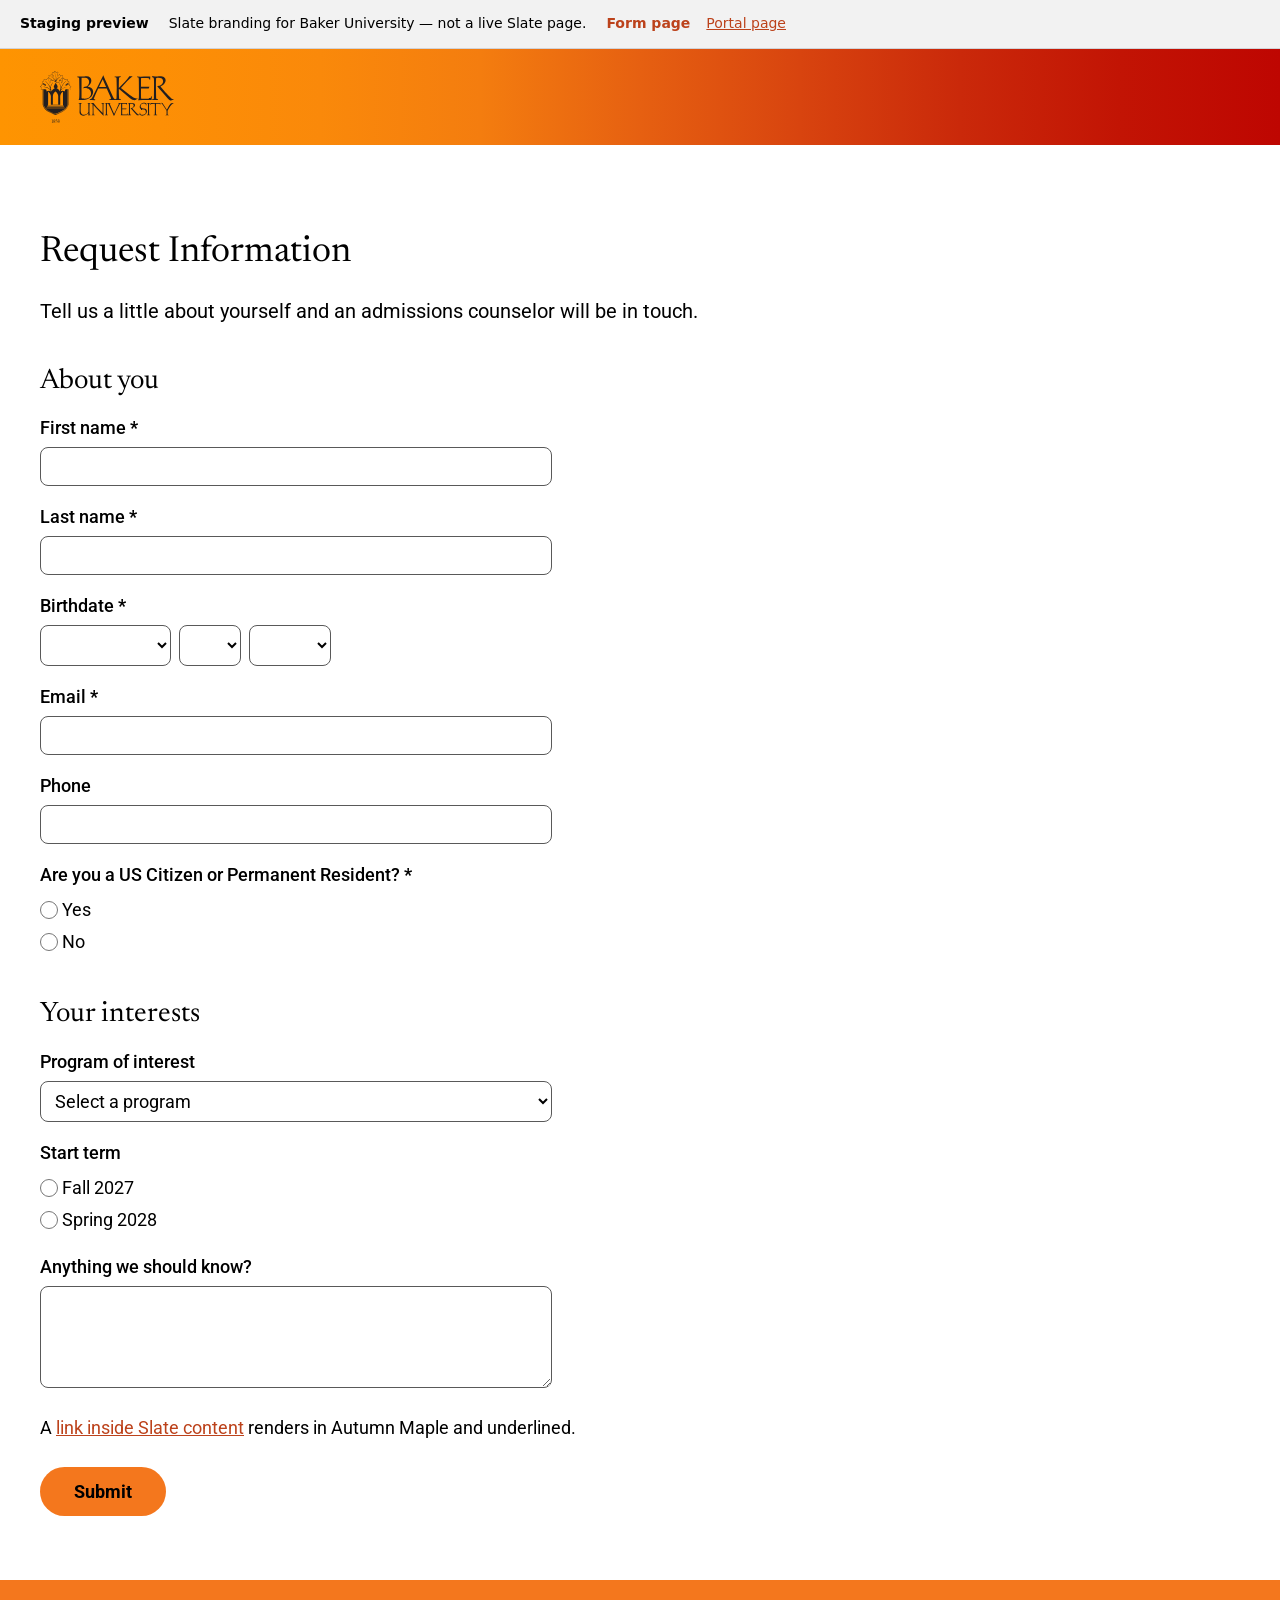
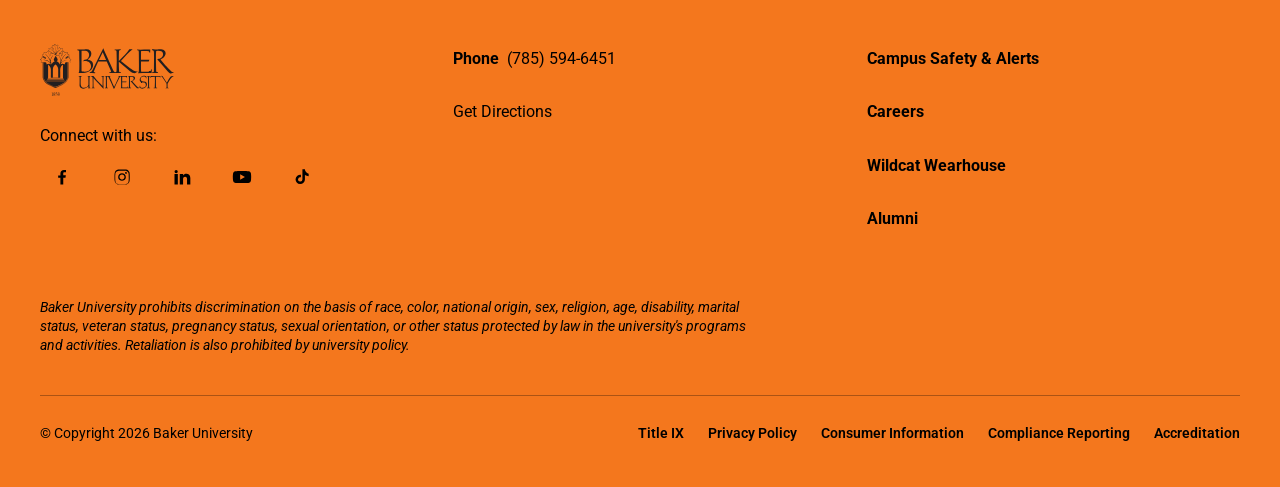
<file: index.html>
<!doctype html>
<html lang="en">
<head>
    <meta charset="utf-8">
    <meta name="viewport" content="width=device-width, initial-scale=1">

    <title>Request Information | Baker University</title>
    <meta name="description" content="Staging preview of Baker University's Slate branding — form page.">
    <meta name="robots" content="noindex,nofollow">

    <!-- Same families and weights requested in shared/build.xslt. -->
    <link rel="preconnect" href="https://fonts.googleapis.com">
    <link rel="preconnect" href="https://fonts.gstatic.com" crossorigin>
    <link rel="stylesheet" href="https://fonts.googleapis.com/css2?family=Newsreader:ital,opsz,wght@0,6..72,300;0,6..72,400;0,6..72,500;0,6..72,600;1,6..72,300;1,6..72,400&family=Roboto:wght@300;400;500;700&display=swap">

    <!-- The SAME stylesheet that ships to Slate, not a staging copy of it. -->
    <link rel="stylesheet" href="shared/build.css">

    <style>
        .preview-bar {
            font: 500 14px/1.4 system-ui, -apple-system, "Segoe UI", sans-serif;
            background: #F2F2F2;
            color: #000000;
            padding: 10px 20px;
            display: flex;
            flex-wrap: wrap;
            gap: 8px 20px;
            align-items: center;
            border-bottom: 1px solid rgba(23, 31, 61, 0.15);
        }
        .preview-bar strong { font-weight: 700; }
        .preview-bar nav { display: flex; flex-wrap: wrap; gap: 8px 16px; align-items: center; }
        .preview-bar__group { font-weight: 700; }
        .preview-bar a { color: #BC421B; padding: 4px 0; }
        .preview-bar a[aria-current] { text-decoration: none; font-weight: 700; }
        @media print { .preview-bar { display: none; } }
    </style>
</head>
<body>

    <!-- GENERATED by tools/make-staging.py — edit shared/build.xslt or
         tools/demo/demo-form.html, then re-run the script. -->

    <a class="skip-link" href="#main-content">Skip to main content</a>

    <div class="preview-bar">
        <strong>Staging preview</strong>
        <span>Slate branding for Baker University &mdash; not a live Slate page.</span>
        <nav aria-label="Preview pages">
                <a href="index.html" aria-current="page">Form page</a>
                <a href="portal.html">Portal page</a>
        </nav>
    </div>

<header class="site-header" role="banner">
      <div class="site-header__inner">
        <a class="site-header__brand" href="https://www.bakeru.edu/" aria-label="Baker University home">
          <img class="site-header__logo" src="images/logo-baker-onecolor-black.svg" alt="Baker University" width="134" height="52" />
        </a>
      </div>
    </header>

    <main id="main-content" class="slate-form-area" role="main">
        <div class="slate-form-area__inner">
            <div id="global"></div>
            <div id="content">

            <!-- DEMO CONTENT — staging only, never shipped. Reproduces the markup Slate
                 renders for a form so the client reviews something realistic and the Slate
                 UI overrides in build.css can be checked before deploy.

                 Multi-control questions (birthdate, radio groups) follow Slate's own
                 rendering: the .form_question div wraps a <fieldset> whose <legend> is the
                 question label, with the controls in .form_responses. Slate does not use
                 fieldsets as section wrappers, so the sections here are plain headings. -->

            <div class="slate-form-area__heading">
                <h1>Request Information</h1>
                <p class="slate-form-area__lede">Tell us a little about yourself and an admissions counselor will be in touch.</p>
            </div>

            <form class="default" action="#" onsubmit="return false;">
                <h2>About you</h2>
                <div class="form_question form_text">
                    <label for="d_first">First name <span class="required">*</span></label>
                    <input type="text" id="d_first" name="first" size="30">
                </div>
                <div class="form_question form_text">
                    <label for="d_last">Last name <span class="required">*</span></label>
                    <input type="text" id="d_last" name="last" size="30">
                </div>
                <div class="form_question form_birthdate form_layout_stacked" data-type="birthdate">
                    <fieldset>
                        <legend class="form_label">Birthdate <span class="required">*</span></legend>
                        <div class="form_responses">
                            <select name="d_bday_m" aria-label="Month" autocomplete="bday-month" required>
                                <option value=""></option>
                                <option value="01">January</option>
                                <option value="02">February</option>
                                <option value="03">March</option>
                                <option value="04">April</option>
                                <option value="05">May</option>
                                <option value="06">June</option>
                                <option value="07">July</option>
                                <option value="08">August</option>
                                <option value="09">September</option>
                                <option value="10">October</option>
                                <option value="11">November</option>
                                <option value="12">December</option>
                            </select>
                            <select name="d_bday_d" aria-label="Day" autocomplete="bday-day" required>
                                <option value=""></option>
                                <option>01</option><option>02</option><option>03</option><option>04</option>
                                <option>05</option><option>06</option><option>07</option><option>08</option>
                                <option>09</option><option>10</option><option>11</option><option>12</option>
                                <option>13</option><option>14</option><option>15</option><option>16</option>
                                <option>17</option><option>18</option><option>19</option><option>20</option>
                                <option>21</option><option>22</option><option>23</option><option>24</option>
                                <option>25</option><option>26</option><option>27</option><option>28</option>
                                <option>29</option><option>30</option><option>31</option>
                            </select>
                            <select name="d_bday_y" aria-label="Year" autocomplete="bday-year" required>
                                <option value=""></option>
                                <option>2012</option><option>2011</option><option>2010</option>
                                <option>2009</option><option>2008</option><option>2007</option>
                                <option>2006</option><option>2005</option><option>2004</option>
                            </select>
                        </div>
                    </fieldset>
                </div>
                <div class="form_question form_email">
                    <label for="d_email">Email <span class="required">*</span></label>
                    <input type="email" id="d_email" name="email" size="30">
                </div>
                <div class="form_question form_phone">
                    <label for="d_phone">Phone</label>
                    <input type="tel" id="d_phone" name="phone" size="20">
                </div>
                <div class="form_question form_radio form_layout_stacked" data-type="radio">
                    <fieldset>
                        <legend class="form_label">Are you a US Citizen or Permanent Resident? <span class="required">*</span></legend>
                        <div class="form_responses">
                            <ul class="cr">
                                <li class="cr"><input type="radio" id="d_cit1" name="citizen" value="1" required> <label class="inline" for="d_cit1">Yes</label></li>
                                <li class="cr"><input type="radio" id="d_cit2" name="citizen" value="0"> <label class="inline" for="d_cit2">No</label></li>
                            </ul>
                        </div>
                    </fieldset>
                </div>

                <h2>Your interests</h2>
                <div class="form_question form_select">
                    <label for="d_program">Program of interest</label>
                    <select id="d_program" name="program">
                        <option>Select a program</option>
                        <option>Business</option>
                        <option>Computer Science &amp; Technology</option>
                        <option>Education</option>
                        <option>Nursing</option>
                    </select>
                </div>
                <div class="form_question form_radio form_layout_stacked" data-type="radio">
                    <fieldset>
                        <legend class="form_label">Start term</legend>
                        <div class="form_responses">
                            <ul class="cr">
                                <li class="cr"><input type="radio" id="d_t1" name="term"> <label class="inline" for="d_t1">Fall 2027</label></li>
                                <li class="cr"><input type="radio" id="d_t2" name="term"> <label class="inline" for="d_t2">Spring 2028</label></li>
                            </ul>
                        </div>
                    </fieldset>
                </div>
                <div class="form_question form_textarea">
                    <label for="d_notes">Anything we should know?</label>
                    <textarea id="d_notes" name="notes" rows="4" cols="40"></textarea>
                </div>
                <p>A <a href="#">link inside Slate content</a> renders in Autumn Maple and underlined.</p>
                <button class="default" type="button">Submit</button>
            </form>

            </div>
        </div>
    </main>

<footer class="site-footer" id="fsFooter" role="contentinfo">
      <div class="site-footer__inner">

        <div class="site-footer__top">

          <div class="site-footer__brand-col">
            <a class="site-footer__brand" href="https://www.bakeru.edu/" aria-label="Baker University home">
              <img class="site-footer__logo" src="images/logo-baker-onecolor-black.svg" alt="Baker University" width="134" height="52" />
            </a>
            <p class="site-footer__social-label">Connect with us:</p>
            <nav class="site-footer__social" aria-label="Social media">
              <ul>
                <li>
                  <a href="https://www.facebook.com/BakerUniversity/" target="_blank" rel="noopener" aria-label="Baker University on Facebook (opens in a new window)">
                    <svg viewBox="0 0 24 24" aria-hidden="true" focusable="false" width="20" height="20" xmlns="http://www.w3.org/2000/svg"><path fill="currentColor" d="M13.5 21v-8h2.7l.4-3.1h-3.1V7.9c0-.9.3-1.5 1.6-1.5h1.7V3.6c-.3 0-1.3-.1-2.5-.1-2.5 0-4.2 1.5-4.2 4.3v2.4H7.4V13h2.7v8h3.4z" /></svg>
                  </a>
                </li>
                <li>
                  <a href="https://www.instagram.com/bakeruniversity/" target="_blank" rel="noopener" aria-label="Baker University on Instagram (opens in a new window)">
                    <svg viewBox="0 0 24 24" aria-hidden="true" focusable="false" width="20" height="20" xmlns="http://www.w3.org/2000/svg"><path fill="currentColor" d="M12 4.5c2.4 0 2.7 0 3.7.1 1 0 1.5.2 1.9.4.5.2.8.4 1.2.8.4.4.6.7.8 1.2.2.4.3.9.4 1.9 0 1 .1 1.3.1 3.7s0 2.7-.1 3.7c0 1-.2 1.5-.4 1.9-.2.5-.4.8-.8 1.2-.4.4-.7.6-1.2.8-.4.2-.9.3-1.9.4-1 0-1.3.1-3.7.1s-2.7 0-3.7-.1c-1 0-1.5-.2-1.9-.4-.5-.2-.8-.4-1.2-.8-.4-.4-.6-.7-.8-1.2-.2-.4-.3-.9-.4-1.9 0-1-.1-1.3-.1-3.7s0-2.7.1-3.7c0-1 .2-1.5.4-1.9.2-.5.4-.8.8-1.2.4-.4.7-.6 1.2-.8.4-.2.9-.3 1.9-.4 1 0 1.3-.1 3.7-.1M12 3c-2.4 0-2.8 0-3.7.1-1 0-1.6.2-2.2.4-.6.2-1.2.6-1.7 1.1S3.7 5.7 3.5 6.3c-.2.6-.4 1.2-.4 2.2C3 9.4 3 9.7 3 12s0 2.6.1 3.6c0 1 .2 1.6.4 2.2.2.6.6 1.2 1.1 1.7s1 .9 1.7 1.1c.6.2 1.2.4 2.2.4 1 .1 1.3.1 3.6.1s2.7 0 3.7-.1c1 0 1.6-.2 2.2-.4.6-.2 1.2-.6 1.7-1.1s.9-1 1.1-1.7c.2-.6.4-1.2.4-2.2 0-1 .1-1.3.1-3.6s0-2.6-.1-3.7c0-1-.2-1.6-.4-2.2-.2-.6-.6-1.2-1.1-1.7s-1-.9-1.7-1.1c-.6-.2-1.2-.4-2.2-.4C14.6 3 14.3 3 12 3zm0 4.4c-2.5 0-4.6 2-4.6 4.6s2 4.6 4.6 4.6 4.6-2 4.6-4.6-2.1-4.6-4.6-4.6zm0 7.6c-1.7 0-3-1.3-3-3s1.3-3 3-3 3 1.3 3 3-1.3 3-3 3zm4.8-8.9c-.6 0-1.1.5-1.1 1.1s.5 1.1 1.1 1.1 1.1-.5 1.1-1.1c-.1-.6-.5-1.1-1.1-1.1z" /></svg>
                  </a>
                </li>
                <li>
                  <a href="https://www.linkedin.com/school/baker-university/" target="_blank" rel="noopener" aria-label="Baker University on LinkedIn (opens in a new window)">
                    <svg viewBox="0 0 24 24" aria-hidden="true" focusable="false" width="20" height="20" xmlns="http://www.w3.org/2000/svg"><path fill="currentColor" d="M6.94 5.5a1.94 1.94 0 1 1-3.88 0 1.94 1.94 0 0 1 3.88 0zM7 8.48H3V21h4V8.48zm6.32 0H9.34V21h3.94v-6.57c0-3.66 4.77-4 4.77 0V21H22v-7.93c0-6.17-7.06-5.94-8.72-2.91l.04-1.68z" /></svg>
                  </a>
                </li>
                <li>
                  <a href="https://www.youtube.com/channel/UChKbAy2Vp01oiNcTcpHyY4g" target="_blank" rel="noopener" aria-label="Baker University on YouTube (opens in a new window)">
                    <svg viewBox="0 0 24 24" aria-hidden="true" focusable="false" width="20" height="20" xmlns="http://www.w3.org/2000/svg"><path fill="currentColor" d="M23 12s0-3.2-.4-4.7a3 3 0 0 0-2.1-2.1C18.9 4.7 12 4.7 12 4.7s-6.9 0-8.5.5a3 3 0 0 0-2.1 2.1C1 8.8 1 12 1 12s0 3.2.4 4.7a3 3 0 0 0 2.1 2.1c1.6.5 8.5.5 8.5.5s6.9 0 8.5-.5a3 3 0 0 0 2.1-2.1c.4-1.5.4-4.7.4-4.7zM9.8 15.2V8.8l5.7 3.2-5.7 3.2z" /></svg>
                  </a>
                </li>
                <li>
                  <a href="https://www.tiktok.com/@bakeruniversity" target="_blank" rel="noopener" aria-label="Baker University on TikTok (opens in a new window)">
                    <svg viewBox="0 0 24 24" aria-hidden="true" focusable="false" width="20" height="20" xmlns="http://www.w3.org/2000/svg"><path fill="currentColor" d="M16.6 5.8a4.8 4.8 0 0 1-1.1-3.1h-3v12.2a2.6 2.6 0 1 1-1.8-2.5v-3a5.6 5.6 0 1 0 4.8 5.5V9.6a7.8 7.8 0 0 0 4.5 1.4V8a4.8 4.8 0 0 1-3.4-2.2z" /></svg>
                  </a>
                </li>
              </ul>
            </nav>
          </div>

          <section class="site-footer__contact" aria-label="Contact information">
            <ul>
              <li>
                <span class="site-footer__contact-label">Phone</span>
                <a href="tel:+17855946451">(785) 594-6451</a>
              </li>
              <li>
                <a href="https://maps.app.goo.gl/aQkYZK3bDLcsYEPbA" target="_blank" rel="noopener">Get Directions<span class="visually-hidden"> (opens in a new window)</span></a>
              </li>
            </ul>
          </section>

          <nav class="site-footer__utility" aria-label="Footer navigation">
            <ul>
              <li><a href="https://www.bakeru.edu/campus-safety">Campus Safety &amp; Alerts</a></li>
              <li><a href="https://www.bakeru.edu/about-baker/careers-baker">Careers</a></li>
              <li><a href="https://wildcatwearhouse.myshopify.com/" target="_blank" rel="noopener">Wildcat Wearhouse<span class="visually-hidden"> (opens in a new window)</span></a></li>
              <li><a href="https://www.bakeru.edu/alumni">Alumni</a></li>
            </ul>
          </nav>

        </div>

        <p class="site-footer__statement">Baker University prohibits discrimination on the basis of race, color, national origin, sex, religion, age, disability, marital status, veteran status, pregnancy status, sexual orientation, or other status protected by law in the university's programs and activities. Retaliation is also prohibited by university policy.</p>

        <div class="site-footer__bottom">
          <p class="site-footer__copyright">&#169; Copyright 2026 Baker University</p>
          <nav class="site-footer__legal" aria-label="Legal">
            <ul>
              <li><a href="https://www.bakeru.edu/policies-procedures/title-ix">Title IX</a></li>
              <li><a href="https://www.bakeru.edu/policies-procedures/privacy-policy">Privacy Policy</a></li>
              <li><a href="https://www.bakeru.edu/consumer-information">Consumer Information</a></li>
              <li><a href="https://www.bakeru.edu/policies-procedures/compliance-reporting">Compliance Reporting</a></li>
              <li><a href="https://www.bakeru.edu/about-baker/accreditations-standards">Accreditation</a></li>
            </ul>
          </nav>
        </div>

      </div>
    </footer>

</body>
</html>
</file>
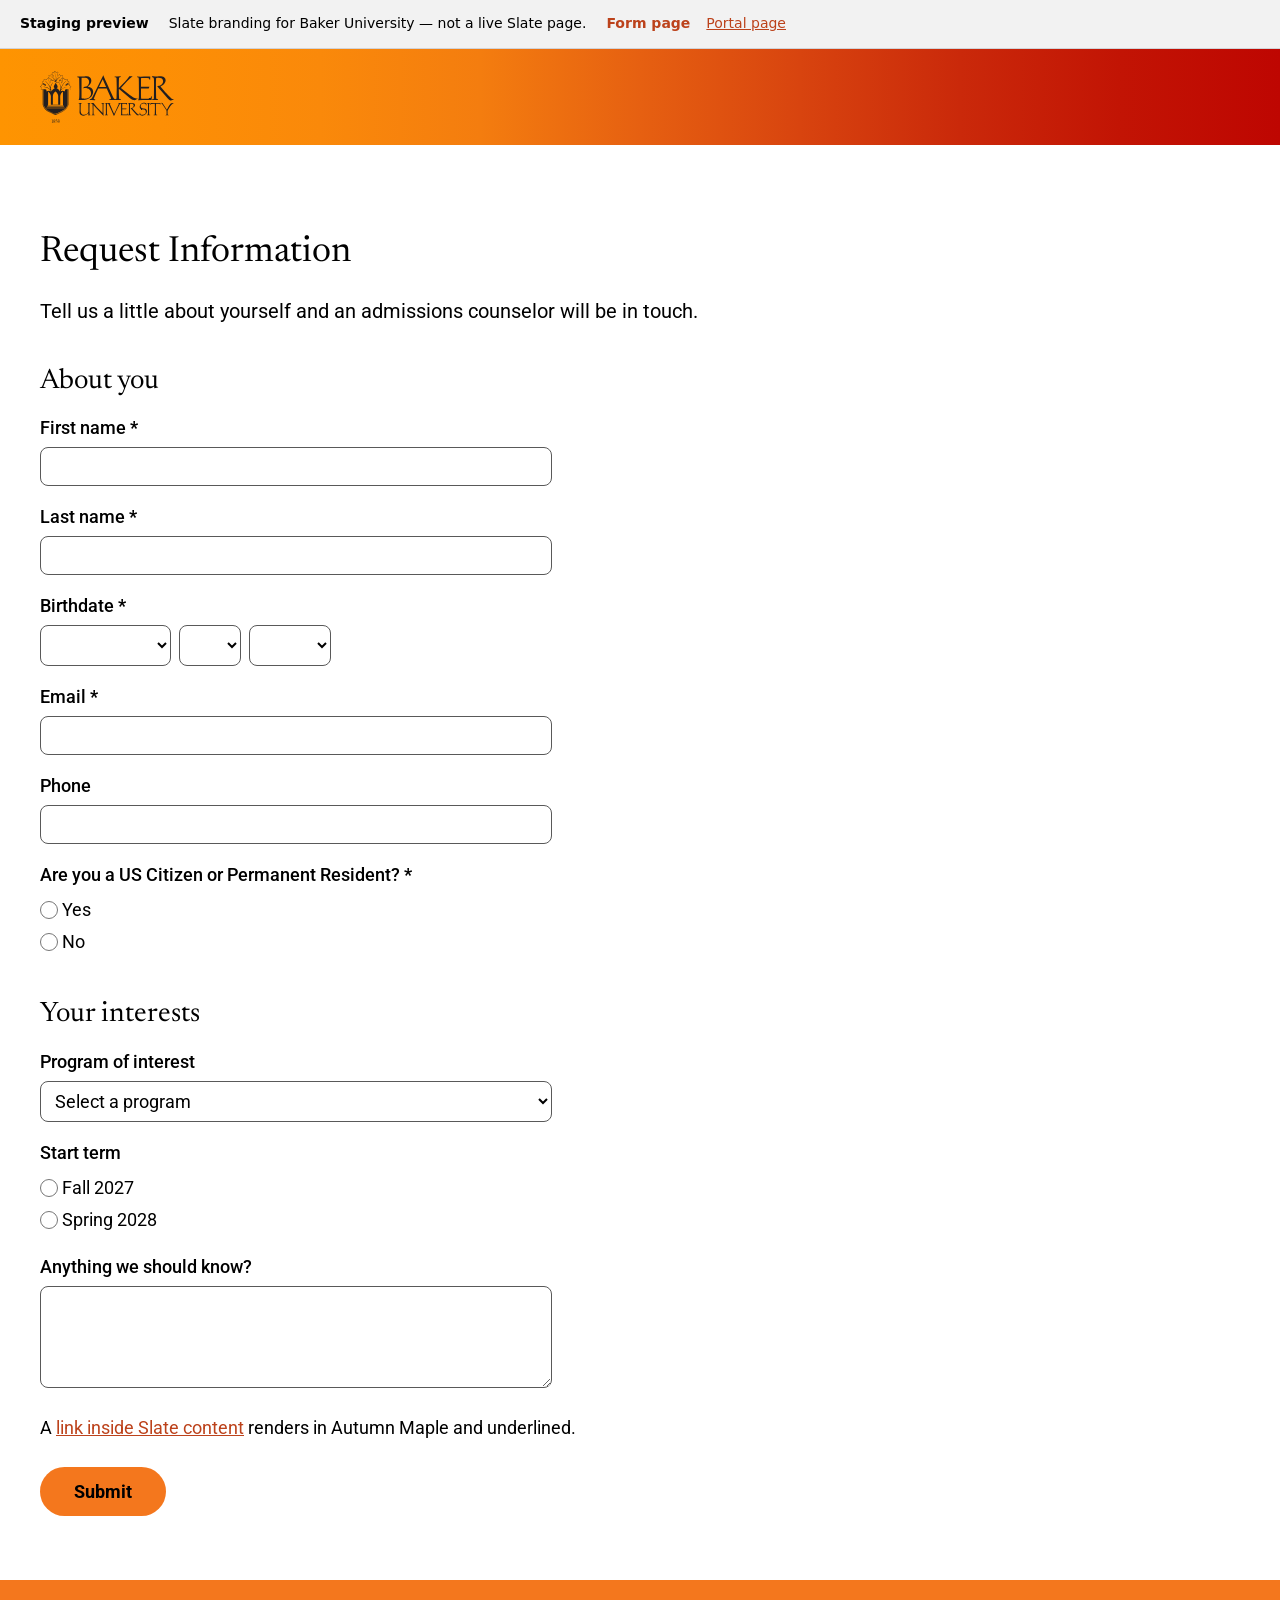
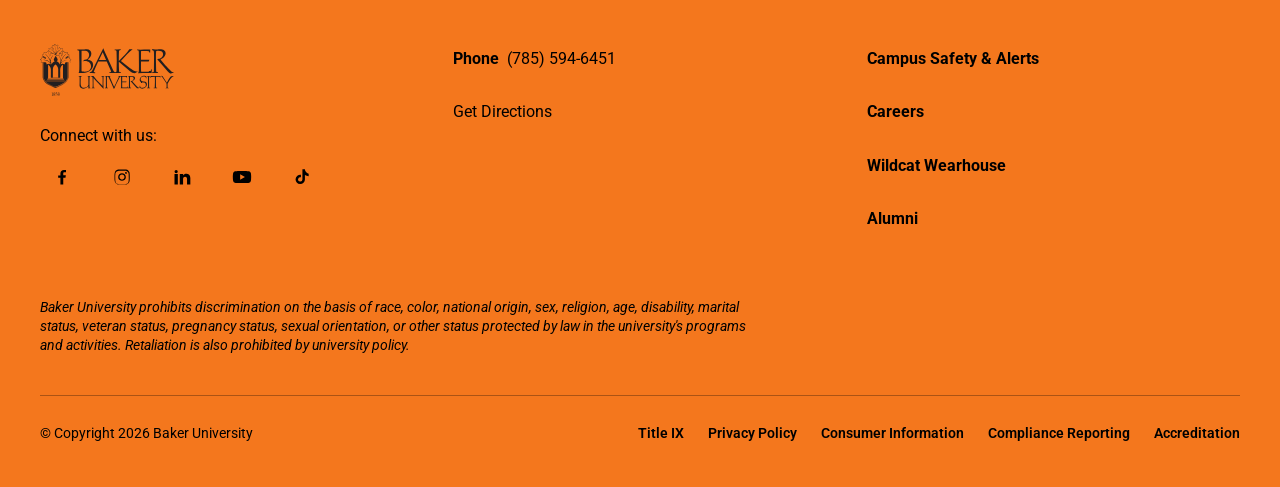
<file: index-gradient.html>
<!doctype html>
<html lang="en">
<head>
    <meta charset="utf-8">
    <meta name="robots" content="noindex,nofollow">
    <!-- GENERATED by tools/make-staging.py. This review option was retired; the approved design is the default. -->
    <meta http-equiv="refresh" content="0; url=index.html">
    <link rel="canonical" href="index.html">
    <title>Moved | Baker University</title>
</head>
<body>
    <p>This preview has moved to <a href="index.html">index.html</a>.</p>
</body>
</html>
</file>
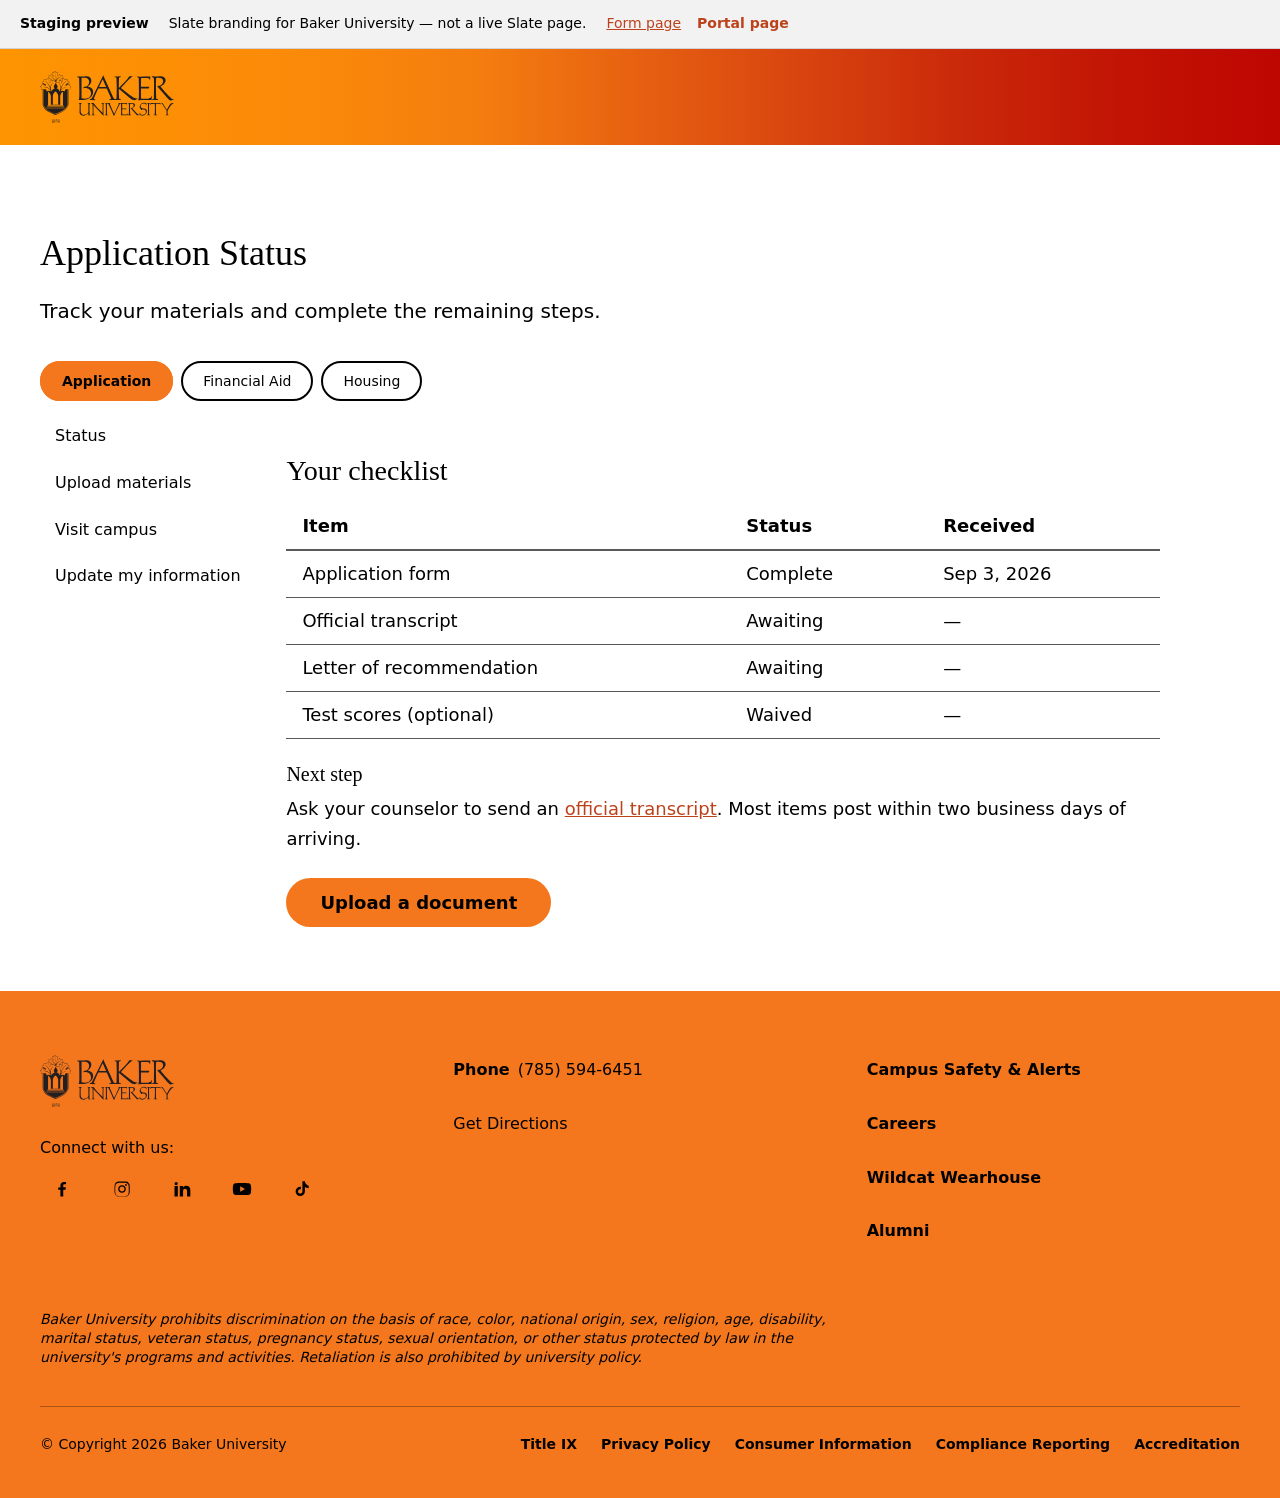
<file: portal-gradient.html>
<!doctype html>
<html lang="en">
<head>
    <meta charset="utf-8">
    <meta name="robots" content="noindex,nofollow">
    <!-- GENERATED by tools/make-staging.py. This review option was retired; the approved design is the default. -->
    <meta http-equiv="refresh" content="0; url=portal.html">
    <link rel="canonical" href="portal.html">
    <title>Moved | Baker University</title>
</head>
<body>
    <p>This preview has moved to <a href="portal.html">portal.html</a>.</p>
</body>
</html>
</file>
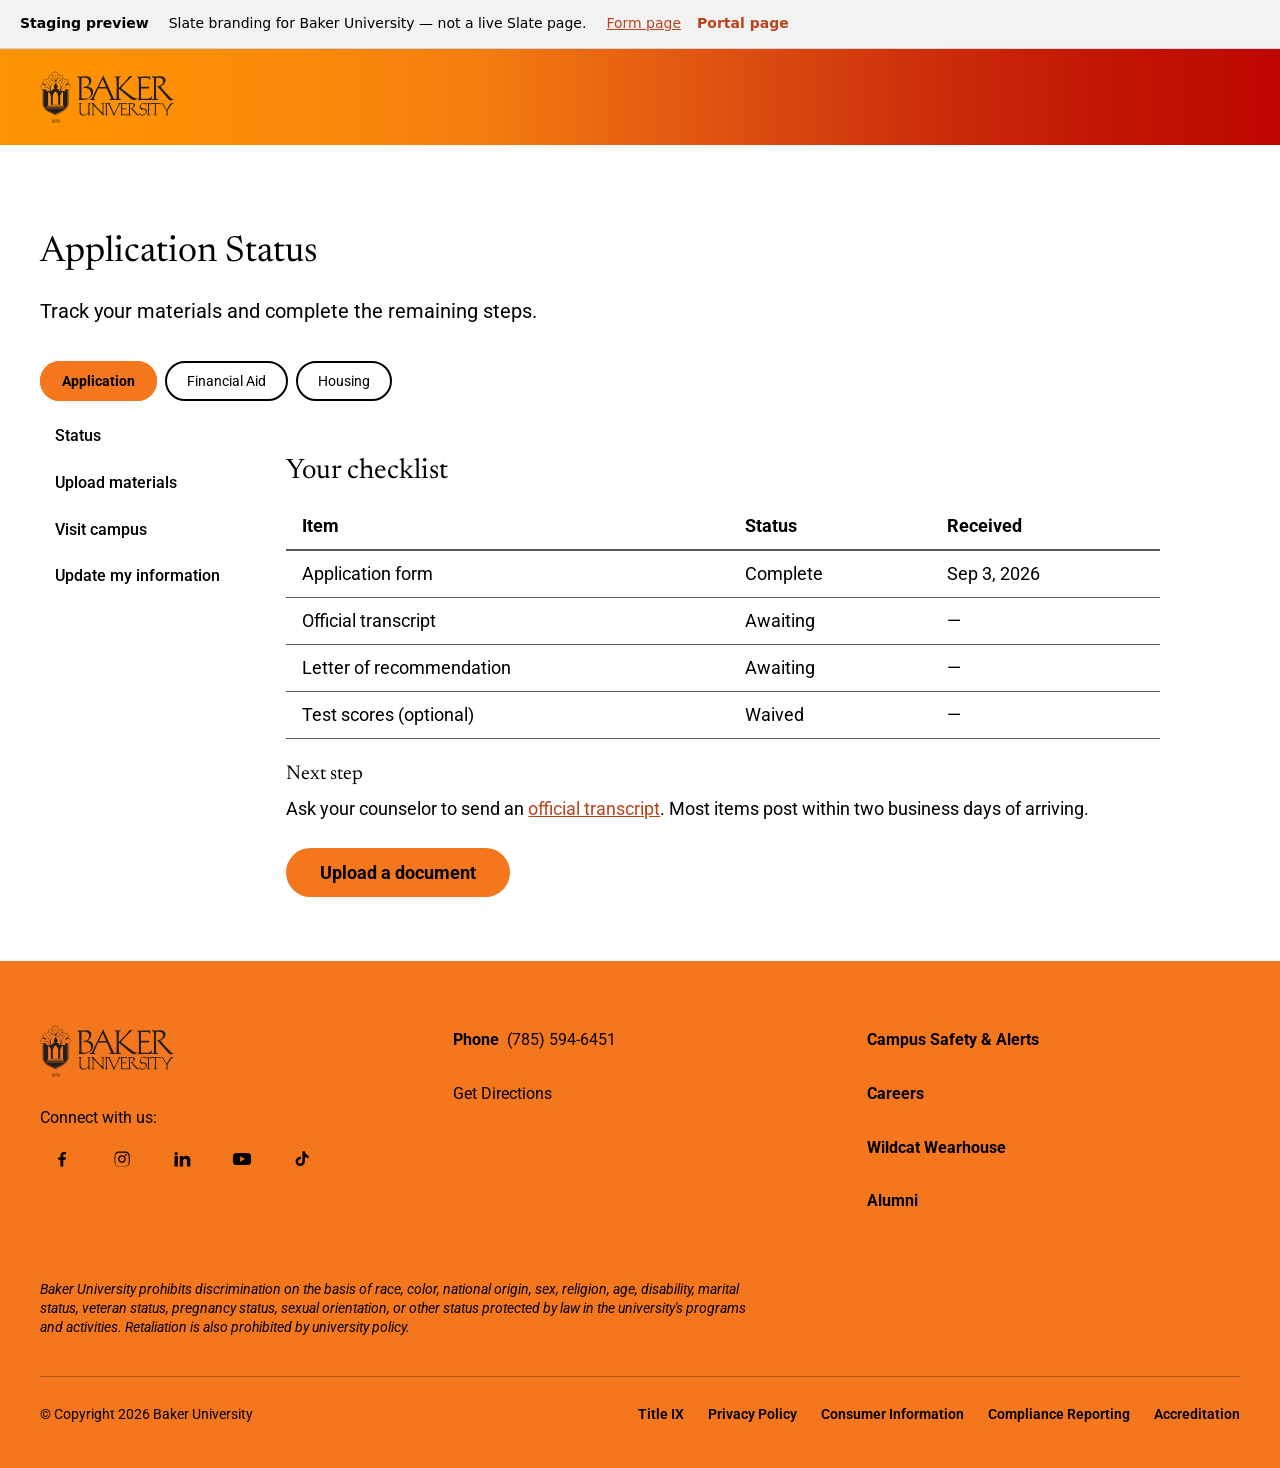
<file: portal.html>
<!doctype html>
<html lang="en">
<head>
    <meta charset="utf-8">
    <meta name="viewport" content="width=device-width, initial-scale=1">

    <title>Application Status | Baker University</title>
    <meta name="description" content="Staging preview of Baker University's Slate branding — portal page.">
    <meta name="robots" content="noindex,nofollow">

    <!-- Same families and weights requested in shared/build.xslt. -->
    <link rel="preconnect" href="https://fonts.googleapis.com">
    <link rel="preconnect" href="https://fonts.gstatic.com" crossorigin>
    <link rel="stylesheet" href="https://fonts.googleapis.com/css2?family=Newsreader:ital,opsz,wght@0,6..72,300;0,6..72,400;0,6..72,500;0,6..72,600;1,6..72,300;1,6..72,400&family=Roboto:wght@300;400;500;700&display=swap">

    <!-- The SAME stylesheet that ships to Slate, not a staging copy of it. -->
    <link rel="stylesheet" href="shared/build.css">

    <style>
        .preview-bar {
            font: 500 14px/1.4 system-ui, -apple-system, "Segoe UI", sans-serif;
            background: #F2F2F2;
            color: #000000;
            padding: 10px 20px;
            display: flex;
            flex-wrap: wrap;
            gap: 8px 20px;
            align-items: center;
            border-bottom: 1px solid rgba(23, 31, 61, 0.15);
        }
        .preview-bar strong { font-weight: 700; }
        .preview-bar nav { display: flex; flex-wrap: wrap; gap: 8px 16px; align-items: center; }
        .preview-bar__group { font-weight: 700; }
        .preview-bar a { color: #BC421B; padding: 4px 0; }
        .preview-bar a[aria-current] { text-decoration: none; font-weight: 700; }
        @media print { .preview-bar { display: none; } }
    </style>
</head>
<body>

    <!-- GENERATED by tools/make-staging.py — edit shared/build.xslt or
         tools/demo/demo-portal.html, then re-run the script. -->

    <a class="skip-link" href="#main-content">Skip to main content</a>

    <div class="preview-bar">
        <strong>Staging preview</strong>
        <span>Slate branding for Baker University &mdash; not a live Slate page.</span>
        <nav aria-label="Preview pages">
                <a href="index.html">Form page</a>
                <a href="portal.html" aria-current="page">Portal page</a>
        </nav>
    </div>

<header class="site-header" role="banner">
      <div class="site-header__inner">
        <a class="site-header__brand" href="https://www.bakeru.edu/" aria-label="Baker University home">
          <img class="site-header__logo" src="images/logo-baker-onecolor-black.svg" alt="Baker University" width="134" height="52" />
        </a>
      </div>
    </header>

    <main id="main-content" class="slate-form-area" role="main">
        <div class="slate-form-area__inner">
            <div id="global"></div>
            <div id="content">

            <!-- DEMO CONTENT — staging only, never shipped. Reproduces the markup Slate
                 renders for a checklist / portal page: subtabs, a fixed status table, and
                 the floated #side / #main pair. -->

            <div class="slate-form-area__heading">
                <h1>Application Status</h1>
                <p class="slate-form-area__lede">Track your materials and complete the remaining steps.</p>
            </div>

            <ul class="subtabs">
                <li class="selected"><a class="selected" href="#">Application</a></li>
                <li><a href="#">Financial Aid</a></li>
                <li><a href="#">Housing</a></li>
            </ul>

            <div id="side">
                <div id="menu">
                    <ul>
                        <li><a href="#">Status</a></li>
                        <li><a href="#">Upload materials</a></li>
                        <li><a href="#">Visit campus</a></li>
                        <li><a href="#">Update my information</a></li>
                    </ul>
                </div>
            </div>

            <div id="main">
                <h2>Your checklist</h2>
                <table class="fixed">
                    <colgroup><col><col><col></colgroup>
                    <thead>
                        <tr><th>Item</th><th>Status</th><th>Received</th></tr>
                    </thead>
                    <tbody>
                        <tr><td>Application form</td><td>Complete</td><td>Sep 3, 2026</td></tr>
                        <tr><td>Official transcript</td><td>Awaiting</td><td>&#8212;</td></tr>
                        <tr><td>Letter of recommendation</td><td>Awaiting</td><td>&#8212;</td></tr>
                        <tr><td>Test scores (optional)</td><td>Waived</td><td>&#8212;</td></tr>
                    </tbody>
                </table>

                <h3>Next step</h3>
                <p>Ask your counselor to send an <a href="#">official transcript</a>. Most items post within two business days of arriving.</p>
                <button class="default" type="button">Upload a document</button>
            </div>

            </div>
        </div>
    </main>

<footer class="site-footer" id="fsFooter" role="contentinfo">
      <div class="site-footer__inner">

        <div class="site-footer__top">

          <div class="site-footer__brand-col">
            <a class="site-footer__brand" href="https://www.bakeru.edu/" aria-label="Baker University home">
              <img class="site-footer__logo" src="images/logo-baker-onecolor-black.svg" alt="Baker University" width="134" height="52" />
            </a>
            <p class="site-footer__social-label">Connect with us:</p>
            <nav class="site-footer__social" aria-label="Social media">
              <ul>
                <li>
                  <a href="https://www.facebook.com/BakerUniversity/" target="_blank" rel="noopener" aria-label="Baker University on Facebook (opens in a new window)">
                    <svg viewBox="0 0 24 24" aria-hidden="true" focusable="false" width="20" height="20" xmlns="http://www.w3.org/2000/svg"><path fill="currentColor" d="M13.5 21v-8h2.7l.4-3.1h-3.1V7.9c0-.9.3-1.5 1.6-1.5h1.7V3.6c-.3 0-1.3-.1-2.5-.1-2.5 0-4.2 1.5-4.2 4.3v2.4H7.4V13h2.7v8h3.4z" /></svg>
                  </a>
                </li>
                <li>
                  <a href="https://www.instagram.com/bakeruniversity/" target="_blank" rel="noopener" aria-label="Baker University on Instagram (opens in a new window)">
                    <svg viewBox="0 0 24 24" aria-hidden="true" focusable="false" width="20" height="20" xmlns="http://www.w3.org/2000/svg"><path fill="currentColor" d="M12 4.5c2.4 0 2.7 0 3.7.1 1 0 1.5.2 1.9.4.5.2.8.4 1.2.8.4.4.6.7.8 1.2.2.4.3.9.4 1.9 0 1 .1 1.3.1 3.7s0 2.7-.1 3.7c0 1-.2 1.5-.4 1.9-.2.5-.4.8-.8 1.2-.4.4-.7.6-1.2.8-.4.2-.9.3-1.9.4-1 0-1.3.1-3.7.1s-2.7 0-3.7-.1c-1 0-1.5-.2-1.9-.4-.5-.2-.8-.4-1.2-.8-.4-.4-.6-.7-.8-1.2-.2-.4-.3-.9-.4-1.9 0-1-.1-1.3-.1-3.7s0-2.7.1-3.7c0-1 .2-1.5.4-1.9.2-.5.4-.8.8-1.2.4-.4.7-.6 1.2-.8.4-.2.9-.3 1.9-.4 1 0 1.3-.1 3.7-.1M12 3c-2.4 0-2.8 0-3.7.1-1 0-1.6.2-2.2.4-.6.2-1.2.6-1.7 1.1S3.7 5.7 3.5 6.3c-.2.6-.4 1.2-.4 2.2C3 9.4 3 9.7 3 12s0 2.6.1 3.6c0 1 .2 1.6.4 2.2.2.6.6 1.2 1.1 1.7s1 .9 1.7 1.1c.6.2 1.2.4 2.2.4 1 .1 1.3.1 3.6.1s2.7 0 3.7-.1c1 0 1.6-.2 2.2-.4.6-.2 1.2-.6 1.7-1.1s.9-1 1.1-1.7c.2-.6.4-1.2.4-2.2 0-1 .1-1.3.1-3.6s0-2.6-.1-3.7c0-1-.2-1.6-.4-2.2-.2-.6-.6-1.2-1.1-1.7s-1-.9-1.7-1.1c-.6-.2-1.2-.4-2.2-.4C14.6 3 14.3 3 12 3zm0 4.4c-2.5 0-4.6 2-4.6 4.6s2 4.6 4.6 4.6 4.6-2 4.6-4.6-2.1-4.6-4.6-4.6zm0 7.6c-1.7 0-3-1.3-3-3s1.3-3 3-3 3 1.3 3 3-1.3 3-3 3zm4.8-8.9c-.6 0-1.1.5-1.1 1.1s.5 1.1 1.1 1.1 1.1-.5 1.1-1.1c-.1-.6-.5-1.1-1.1-1.1z" /></svg>
                  </a>
                </li>
                <li>
                  <a href="https://www.linkedin.com/school/baker-university/" target="_blank" rel="noopener" aria-label="Baker University on LinkedIn (opens in a new window)">
                    <svg viewBox="0 0 24 24" aria-hidden="true" focusable="false" width="20" height="20" xmlns="http://www.w3.org/2000/svg"><path fill="currentColor" d="M6.94 5.5a1.94 1.94 0 1 1-3.88 0 1.94 1.94 0 0 1 3.88 0zM7 8.48H3V21h4V8.48zm6.32 0H9.34V21h3.94v-6.57c0-3.66 4.77-4 4.77 0V21H22v-7.93c0-6.17-7.06-5.94-8.72-2.91l.04-1.68z" /></svg>
                  </a>
                </li>
                <li>
                  <a href="https://www.youtube.com/channel/UChKbAy2Vp01oiNcTcpHyY4g" target="_blank" rel="noopener" aria-label="Baker University on YouTube (opens in a new window)">
                    <svg viewBox="0 0 24 24" aria-hidden="true" focusable="false" width="20" height="20" xmlns="http://www.w3.org/2000/svg"><path fill="currentColor" d="M23 12s0-3.2-.4-4.7a3 3 0 0 0-2.1-2.1C18.9 4.7 12 4.7 12 4.7s-6.9 0-8.5.5a3 3 0 0 0-2.1 2.1C1 8.8 1 12 1 12s0 3.2.4 4.7a3 3 0 0 0 2.1 2.1c1.6.5 8.5.5 8.5.5s6.9 0 8.5-.5a3 3 0 0 0 2.1-2.1c.4-1.5.4-4.7.4-4.7zM9.8 15.2V8.8l5.7 3.2-5.7 3.2z" /></svg>
                  </a>
                </li>
                <li>
                  <a href="https://www.tiktok.com/@bakeruniversity" target="_blank" rel="noopener" aria-label="Baker University on TikTok (opens in a new window)">
                    <svg viewBox="0 0 24 24" aria-hidden="true" focusable="false" width="20" height="20" xmlns="http://www.w3.org/2000/svg"><path fill="currentColor" d="M16.6 5.8a4.8 4.8 0 0 1-1.1-3.1h-3v12.2a2.6 2.6 0 1 1-1.8-2.5v-3a5.6 5.6 0 1 0 4.8 5.5V9.6a7.8 7.8 0 0 0 4.5 1.4V8a4.8 4.8 0 0 1-3.4-2.2z" /></svg>
                  </a>
                </li>
              </ul>
            </nav>
          </div>

          <section class="site-footer__contact" aria-label="Contact information">
            <ul>
              <li>
                <span class="site-footer__contact-label">Phone</span>
                <a href="tel:+17855946451">(785) 594-6451</a>
              </li>
              <li>
                <a href="https://maps.app.goo.gl/aQkYZK3bDLcsYEPbA" target="_blank" rel="noopener">Get Directions<span class="visually-hidden"> (opens in a new window)</span></a>
              </li>
            </ul>
          </section>

          <nav class="site-footer__utility" aria-label="Footer navigation">
            <ul>
              <li><a href="https://www.bakeru.edu/campus-safety">Campus Safety &amp; Alerts</a></li>
              <li><a href="https://www.bakeru.edu/about-baker/careers-baker">Careers</a></li>
              <li><a href="https://wildcatwearhouse.myshopify.com/" target="_blank" rel="noopener">Wildcat Wearhouse<span class="visually-hidden"> (opens in a new window)</span></a></li>
              <li><a href="https://www.bakeru.edu/alumni">Alumni</a></li>
            </ul>
          </nav>

        </div>

        <p class="site-footer__statement">Baker University prohibits discrimination on the basis of race, color, national origin, sex, religion, age, disability, marital status, veteran status, pregnancy status, sexual orientation, or other status protected by law in the university's programs and activities. Retaliation is also prohibited by university policy.</p>

        <div class="site-footer__bottom">
          <p class="site-footer__copyright">&#169; Copyright 2026 Baker University</p>
          <nav class="site-footer__legal" aria-label="Legal">
            <ul>
              <li><a href="https://www.bakeru.edu/policies-procedures/title-ix">Title IX</a></li>
              <li><a href="https://www.bakeru.edu/policies-procedures/privacy-policy">Privacy Policy</a></li>
              <li><a href="https://www.bakeru.edu/consumer-information">Consumer Information</a></li>
              <li><a href="https://www.bakeru.edu/policies-procedures/compliance-reporting">Compliance Reporting</a></li>
              <li><a href="https://www.bakeru.edu/about-baker/accreditations-standards">Accreditation</a></li>
            </ul>
          </nav>
        </div>

      </div>
    </footer>

</body>
</html>
</file>
<file: shared/build.css>
/* ============================================================================
   build.css — Baker University Slate branding
   ----------------------------------------------------------------------------
   This is the production stylesheet pasted into Slate's Branding Editor AND
   the stylesheet the staging page loads. One file, no flattening step, so the
   two can never drift apart.

   It contains no image references, which is what makes that possible: the only
   asset (the logo) is an <img> in the markup, not a CSS background.

   Structure (cascade order):
     1. Design tokens
     2. Minimal reset          — deliberately scoped; see the note in that section
     3. Base typography
     4. Layout                 — the Slate content region
     5. Components             — site-header, site-footer
     6. Slate UI overrides     — elements Slate renders itself

   Retuning brand color, type or spacing means editing tokens in section 1.
   Everything below reads from them.
   ============================================================================ */


/* ============================================================================
   1. DESIGN TOKENS
   ----------------------------------------------------------------------------
   The design Baker approved on 2026-10-13: gradient header, solid orange
   footer, brand-orange buttons with black labels, black replacing navy
   throughout.

   Every value here has been checked for contrast, and the notes record which
   ones were constrained by that rather than chosen freely. Full table in
   README.md; the two that matter most:

     black        on Baker Orange #F4771D  =  7.5:1   buttons, footer, tabs
     white        on Baker Orange #F4771D  =  2.8:1   — fails AA, not used
     Baker Orange on white                 =  2.8:1   — fails AA, never text
     Autumn Maple #BC421B on white         =  5.34:1  links in content
   ============================================================================ */

:root {

    /* Brand */
    --color-orange:       #F4771D;   /* Cadmium Orange — header, footer, accents */
    --color-orange-deep:  #BC421B;   /* Autumn Maple — primary call to action */
    --color-black:        #000000;   /* replaces navy everywhere it appeared */
    --color-white:        #FFFFFF;
    --color-tint:         #F2F2F2;   /* neutral hover surface */

    /* Surfaces & text */
    --color-text-body:    var(--color-black);
    --color-text-heading: var(--color-black);
    --color-text-on-dark: var(--color-black);
    /* The header and footer are themed separately so each can carry the text
       colour its own background needs. */
    --color-text-on-header: var(--color-text-on-dark);
    --color-text-on-footer: var(--color-text-on-dark);
    --color-link:         var(--color-orange-deep);
    --color-bg-page:      var(--color-white);
    --color-bg-header:    var(--color-orange);
    --color-bg-footer:    var(--color-orange);
    /* Buttons. Brand orange with a black label, as Baker asked on 2026-10-11. */
    --color-button-bg:    var(--color-orange);
    --color-button-text:  var(--color-black);
    /* Header gradient, approved 2026-10-13. Sampled across the top of Baker's
       BU26-BG-TIBC-O-9X6-Gradient artwork (2026-10-05), amber to red. */
    --gradient-header: linear-gradient(90deg,
        #FE9401 0%, #FD8F05 12.5%, #FA890A 25%, #F47D0F 37.5%, #E66011 50%,
        #D8440F 62.5%, #CA290A 75%, #C21404 87.5%, #BE0601 100%);
    --color-divider:      rgba(0, 0, 0, 0.3);

    /* Interactive edges. WCAG 1.4.11 wants 3:1 against the adjacent colour for
       control borders and focus indicators, so these are not decorative values:
         #595959 on white  =  7.0:1
         black   on white  = 21.0:1
         black   on orange =  7.5:1
       A light grey hairline or an orange focus ring would both fail — orange on
       white is only 2.8:1. */
    --color-border-input: #595959;
    --color-focus-ring:   var(--color-black);

    /* Typography — both families are Google Fonts and match the brand guide. */
    --font-heading: "Newsreader", Georgia, "Times New Roman", serif;
    --font-body:    "Roboto", system-ui, -apple-system, "Segoe UI", Arial, sans-serif;

    /* Type scale */
    --fz-display:   3rem;
    --fz-h1:        2.25rem;
    --fz-h2:        1.75rem;
    --fz-h3:        1.25rem;
    --fz-body:      1.125rem;    /* 18px — the site's body size */
    --fz-ui:        1rem;        /* 16px — footer links, utility text */
    --fz-lede:      1.25rem;     /* 20px — intro paragraph under a page title */
    --fz-small:     0.875rem;
    --fz-legal:     0.8125rem;

    --lh-tight:     1.15;
    --lh-snug:      1.35;
    --lh-normal:    1.667;   /* 30px on 18px, as the site sets it */

    --letter-spacing-label: 0.06em;

    /* Spacing */
    --space-2xs:  0.25rem;
    --space-xs:   0.5rem;
    --space-sm:   1rem;
    --space-md:   1.5rem;
    --space-lg:   2.5rem;
    --space-xl:   4rem;
    --space-2xl:  5rem;

    /* Layout */
    --max-width-content:  1280px;
    --max-width-form:     780px;   /* forms, events, decision letters */
    --max-width-wide:     1120px;  /* checklist/portal pages with a sidebar */
    --content-pad-x:      1.25rem;
    --content-pad-x-lg:   2.5rem;

    --header-height:      96px;
    --header-height-sm:   72px;
    --logo-height:        52px;
    --logo-height-sm:     40px;

    /* Rounded, not square — buttons and tabs are pills, inputs take the
       softened radius. */
    --radius-pill:        9999px;
    --radius-sm:          8px;
    --transition-fast:    150ms ease;
}


/* ============================================================================
   2. MINIMAL RESET (scoped on purpose)
   ----------------------------------------------------------------------------
   A full modern reset is too aggressive for Slate. Universal `margin: 0` and
   `list-style: none` break Slate's own form rendering, checklist and menus,
   which we do not control and cannot re-style exhaustively. This is the safe
   subset: box-sizing, media defaults, motion preferences, and a screen-reader
   utility that doubles as an alias for Slate's own .fsStyleSROnly.
   ============================================================================ */

*,
*::before,
*::after {
    box-sizing: border-box;
}

img,
picture,
video,
canvas,
svg {
    max-width: 100%;
    height: auto;
}

.site-header svg,
.site-footer svg {
    display: block;
}

@media (prefers-reduced-motion: reduce) {
    *,
    *::before,
    *::after {
        animation-duration: 0.01ms !important;
        animation-iteration-count: 1 !important;
        transition-duration: 0.01ms !important;
        scroll-behavior: auto !important;
    }
}

.visually-hidden,
.fsStyleSROnly {
    position: absolute;
    width: 1px;
    height: 1px;
    padding: 0;
    margin: -1px;
    overflow: hidden;
    clip: rect(0, 0, 0, 0);
    white-space: nowrap;
    border: 0;
}

/* Keyboard users must be able to jump past the header on every Slate page. */
.skip-link {
    position: absolute;
    left: -9999px;
    top: 0;
    z-index: 999;
    padding: var(--space-xs) var(--space-sm);
    background-color: var(--color-white);
    color: var(--color-black);
    font-family: var(--font-body);
    font-weight: 700;
    text-decoration: none;
}

.skip-link:focus {
    left: 0;
}

/* One visible focus treatment for everything, including Slate's own controls.
   The :focus rule is the fallback; :focus-visible then removes the ring for
   mouse users in browsers that support it. */
a:focus,
button:focus,
input:focus,
select:focus,
textarea:focus {
    outline: 3px solid var(--color-focus-ring);
    outline-offset: 2px;
}

a:focus:not(:focus-visible),
button:focus:not(:focus-visible),
input:focus:not(:focus-visible),
select:focus:not(:focus-visible),
textarea:focus:not(:focus-visible) {
    outline: none;
}

a:focus-visible,
button:focus-visible,
input:focus-visible,
select:focus-visible,
textarea:focus-visible {
    outline: 3px solid var(--color-focus-ring);
    outline-offset: 2px;
}

/* One ring colour works everywhere here: black is 21:1 on the white content
   area and 7.5:1 on the orange bands, both well clear of the 3:1 that WCAG
   1.4.11 requires of a focus indicator. An orange ring would have failed on
   white at 2.8:1. */


/* ============================================================================
   3. BASE TYPOGRAPHY
   ============================================================================ */

body {
    margin: 0;
    background-color: var(--color-bg-page);
    color: var(--color-text-body);
    font-family: var(--font-body);
    font-size: var(--fz-body);
    line-height: var(--lh-normal);
    -webkit-font-smoothing: antialiased;
    -moz-osx-font-smoothing: grayscale;
}

/* Headings inside Slate content get the serif treatment, matching the site.
   Scoped to #content and our own chrome so Slate's UI chrome is left alone. */
#content h1,
#content h2,
#content h3,
.slate-form-area__heading h1 {
    font-family: var(--font-heading);
    color: var(--color-text-heading);
    font-weight: 400;
    line-height: var(--lh-tight);
}

#content h1,
.slate-form-area__heading h1 {
    font-size: clamp(2rem, 1.6rem + 1.4vw, var(--fz-h1));
}

#content h2 {
    font-size: var(--fz-h2);
}

#content h3 {
    font-size: var(--fz-h3);
}


/* ============================================================================
   4. LAYOUT — the Slate content region
   ----------------------------------------------------------------------------
   Slate injects every page it renders (forms, events, portal pages, the
   application checklist, decision letters) inside #content. This wrapper gives
   all of them the same width, padding and vertical rhythm.

   build.xslt's inline <style> — which is Slate's own, kept verbatim — also sets
   #content { padding: 15px }. We layer on top of that rather than fight it.
   ============================================================================ */

.container,
.site-header__inner,
.site-footer__inner,
.slate-form-area__inner {
    width: 100%;
    max-width: var(--max-width-content);
    margin-inline: auto;
    padding-inline: var(--content-pad-x);
}

@media (min-width: 1024px) {
    .container,
    .site-header__inner,
    .site-footer__inner,
    .slate-form-area__inner {
        padding-inline: var(--content-pad-x-lg);
    }
}

.slate-form-area {
    background-color: var(--color-bg-page);
    padding-block: var(--space-xl);
    min-height: 55vh;
}

/* The wrapper is the same container as the header and footer, so Slate content
   starts on the same left gutter as the logo — which is how bakeru.edu lines up
   its own interior pages. The reading measure is applied to #content inside it
   rather than by centering a narrower wrapper, which would leave the content
   floating off the chrome's grid. */

/* Slate's own inline <style> in build.xslt sets #content { padding: 15px }.
   Rather than fight it, override it deterministically so all gutters come from
   the wrapper and staging matches production to the pixel. */
.slate-form-area #content {
    padding: 0;
}

.slate-form-area__heading,
.slate-form-area #content {
    max-width: var(--max-width-form);
}

/* Checklist and portal pages render a #side / #main two-column layout, subtabs
   or a fixed table. At the form measure those get cramped, so widen when one is
   present. Browsers without :has() keep the form measure — tighter than ideal,
   never broken. */
.slate-form-area #content:has(#side),
.slate-form-area #content:has(ul.subtabs),
.slate-form-area #content:has(table.fixed) {
    max-width: var(--max-width-wide);
}

.slate-form-area__heading {
    margin-bottom: var(--space-lg);
}

.slate-form-area__lede {
    color: var(--color-text-body);
    font-size: var(--fz-lede);
    line-height: var(--lh-snug);
    margin-top: var(--space-xs);
    max-width: 62ch;
}


/* ============================================================================
   5. COMPONENTS — site-header
   ----------------------------------------------------------------------------
   Orange bar, logo only. The live site's mega-menu is deliberately not ported:
   it depends on the site's JavaScript, weighs ~166KB of markup on its own, and
   every link in it leads away from the form the applicant is in the middle of.
   ============================================================================ */

.site-header {
    background-color: var(--color-bg-header);
    position: relative;
    z-index: 10;
}

/* Gradient header. The logo sits on the amber end, where black is 9.2:1; the
   red end carries no content, which is the only reason this works — black on
   #BE0601 is ~3.2:1 and would fail for anything placed there. The footer stays
   solid orange for the same reason: its text spans the full width. Solid
   orange stays underneath as the fallback colour. */
.site-header {
    background-image: var(--gradient-header);
}

.site-header__inner {
    display: flex;
    align-items: center;
    justify-content: flex-start;
    min-height: var(--header-height);
}

/* The brand link wraps only an image, so it normally shows no text — but if
   the logo ever fails to load, the alt text must still be legible on the band
   rather than falling back to the browser's default link blue. */
.site-header a,
.site-header a:link,
.site-header a:visited {
    color: var(--color-text-on-header);
    text-decoration: none;
}

.site-header__brand {
    display: inline-flex;
    align-items: center;
    line-height: 0;
    transition: opacity var(--transition-fast);
}

.site-header__brand:hover,
.site-header__brand:focus-visible {
    opacity: 0.8;
}

.site-header__logo {
    height: var(--logo-height);
    width: auto;
}

@media (max-width: 640px) {
    .site-header__inner {
        min-height: var(--header-height-sm);
    }
    .site-header__logo {
        height: var(--logo-height-sm);
    }
}


/* ============================================================================
   5. COMPONENTS — site-footer
   ----------------------------------------------------------------------------
   Mirrors bakeru.edu's footer: brand + social, contact, utility links, the
   non-discrimination statement, and a legal row. Flat orange, no background
   image — which is why this stylesheet has no url() references at all.
   ============================================================================ */

.site-footer {
    background-color: var(--color-bg-footer);
    color: var(--color-text-on-footer);
    font-size: var(--fz-ui);
    line-height: var(--lh-snug);
}

.site-footer__inner {
    padding-block: var(--space-xl) var(--space-lg);
}

.site-footer a,
.site-footer a:link,
.site-footer a:visited {
    color: var(--color-text-on-footer);
    text-decoration: none;
}

/* Text colour never changes on hover — one value per band is the only one with
   reliable contrast on it. Only the underline changes state. */
.site-footer a:hover,
.site-footer a:focus-visible {
    text-decoration: underline;
}

.site-footer__top {
    display: grid;
    grid-template-columns: repeat(auto-fit, minmax(240px, 1fr));
    gap: var(--space-lg);
    align-items: start;
}

/* ---- Brand + social ---- */

.site-footer__brand {
    display: inline-flex;
    line-height: 0;
}

.site-footer__logo {
    height: var(--logo-height);
    width: auto;
}

.site-footer__social-label {
    margin: var(--space-md) 0 var(--space-xs);
    font-size: var(--fz-ui);
}

.site-footer__social ul {
    display: flex;
    flex-wrap: wrap;
    gap: var(--space-sm);
    list-style: none;
    margin: 0;
    padding: 0;
}

.site-footer__social a {
    display: inline-flex;
    align-items: center;
    justify-content: center;
    width: 44px;
    height: 44px;
    border-radius: var(--radius-pill);
    color: var(--color-text-on-footer);
    transition: background-color var(--transition-fast), color var(--transition-fast);
}

/* The icons sit on the orange band, so they are black at rest — a white icon
   would be 2.8:1 against orange and fail WCAG 1.4.11's 3:1 for non-text. On
   hover the pair inverts to an orange glyph in a black disc, 7.5:1. */
.site-footer__social a:hover,
.site-footer__social a:focus-visible {
    background-color: var(--color-black);
    color: var(--color-orange);
    text-decoration: none;
}

/* ---- Contact ---- */

.site-footer__contact ul {
    list-style: none;
    margin: 0;
    padding: 0;
    display: grid;
    gap: var(--space-md);
}

.site-footer__contact li {
    display: flex;
    align-items: baseline;
    gap: var(--space-xs);
}

.site-footer__contact-label {
    font-weight: 700;
}

.site-footer__contact a {
    text-decoration: underline;
}

.site-footer__contact a:hover,
.site-footer__contact a:focus-visible {
    text-decoration: none;
}

/* ---- Utility links ---- */

.site-footer__utility ul {
    list-style: none;
    margin: 0;
    padding: 0;
    display: grid;
    gap: var(--space-md);
}

.site-footer__utility a {
    font-weight: 700;
}

/* List links are discrete targets, not inline prose, so give them enough
   height to satisfy WCAG 2.5.8 (24px minimum) on touch screens. */
.site-footer__utility a,
.site-footer__legal a,
.site-footer__contact a {
    display: inline-block;
    padding-block: 4px;
}

/* ---- Statement + legal ---- */

.site-footer__statement {
    margin: var(--space-xl) 0 var(--space-lg);
    font-size: var(--fz-small);
    font-style: italic;
    line-height: var(--lh-snug);
    max-width: 90ch;
}

.site-footer__bottom {
    display: flex;
    flex-wrap: wrap;
    gap: var(--space-sm) var(--space-lg);
    align-items: center;
    justify-content: space-between;
    padding-top: var(--space-md);
    border-top: 1px solid var(--color-divider);
}

.site-footer__copyright {
    margin: 0;
    font-size: var(--fz-small);
}

.site-footer__legal ul {
    display: flex;
    flex-wrap: wrap;
    gap: var(--space-sm) var(--space-md);
    list-style: none;
    margin: 0;
    padding: 0;
    font-size: var(--fz-small);
}

.site-footer__legal a {
    font-weight: 600;
    text-decoration: underline;
}

.site-footer__legal a:hover,
.site-footer__legal a:focus-visible {
    text-decoration: none;
}


/* ============================================================================
   6. SLATE UI OVERRIDES
   ----------------------------------------------------------------------------
   Rules below style elements Slate renders itself, not our chrome: forms, the
   application and financial aid checklists, the file uploader, the application
   menu sidebar, event registration, decision letters.

   Most of these are carried over from the standard Slate build.css and
   recolored to Baker's palette. They are known fixes for Slate's own markup, so
   if a future Slate release breaks one, comment it out rather than deleting it
   — that keeps the history of why it existed.

   Reconciled against Baker's previous build.css (in /reference) on
   2026-10-13: every Slate UI rule their instance relied on is carried here.
   ============================================================================ */

/* Links inside Slate content, and in Slate's #global bar (the signed-in name
   and Logout link above the content): Autumn Maple, underlined, going black on
   hover. Without the #global selectors, Logout falls back to browser blue.

   Cadmium Orange is 2.8:1 on white and can never be a text colour. Autumn
   Maple is 5.34:1 and passes, so it carries the orange direction into the body
   copy without failing. The underline stays on at rest: colour alone is never
   the only thing marking a link (WCAG 1.4.1). */
#content a,
#content a:link,
#content a:visited,
#global a,
#global a:link,
#global a:visited {
    color: var(--color-link);
    text-decoration: underline;
}

#content a:hover,
#content a:active,
#content a:focus-visible,
#global a:hover,
#global a:active,
#global a:focus-visible {
    color: var(--color-black);
    text-decoration: underline;
}

/* ----------------------------------------------------------------------------
   Content rhythm and structural helpers.

   Slate ships its own stylesheet that gives #content its vertical rhythm, its
   horizontal subtab row and the floated #side / #main pair. We restate the
   structural essentials here for two reasons: the staging page has no Slate
   stylesheet behind it, so without these the client would review a page that
   does not resemble the real thing; and if a Slate release changes those
   defaults, our chrome keeps its shape.
   ---------------------------------------------------------------------------- */

#content p,
#content ul:not(.subtabs):not(.cr):not(.tabs),
#content ol,
#content table {
    margin-block: 0 var(--space-md);
}

#content h2 {
    margin-block: var(--space-lg) var(--space-sm);
}

#content h3 {
    margin-block: var(--space-md) var(--space-xs);
}

/* Slate marks radio/checkbox lists with .cr and expects them unbulleted. */
#content ul.cr,
#content li.cr {
    list-style: none;
}

#content ul.cr {
    margin: 0;
    padding: 0;
}

#content li.cr {
    display: flex;
    align-items: center;
    gap: var(--space-2xs);
    min-height: 32px;
}

/* Native radios and checkboxes render at 13px; scale them up so the control
   itself is a reasonable target, not just its label. */
#content .form_question input[type=radio],
#content .form_question input[type=checkbox] {
    width: 1.125rem;
    height: 1.125rem;
    margin: 0;
    accent-color: var(--color-orange-deep);
}

/* Subtabs are a horizontal row of pills, not a bulleted list. */
#content ul.subtabs,
#content ul.tabs {
    display: flex;
    flex-wrap: wrap;
    gap: var(--space-xs);
    list-style: none;
    margin: 0;
    padding: 0 0 20px;
}

/* Readable defaults for Slate's data tables (checklists, decision summaries). */
#content table {
    border-collapse: collapse;
    width: 100%;
}

#content th,
#content td {
    padding: var(--space-xs) var(--space-sm);
    border-bottom: 1px solid var(--color-border-input);
    text-align: left;
    vertical-align: top;
}

#content thead th {
    font-weight: 700;
    color: var(--color-text-heading);
    border-bottom-width: 2px;
}

/* Slate's application landing page ("Returning users" / "First-time users")
   uses a table.fixed purely for its two-column layout: each cell is an <h2>
   followed by a line wrapped in <b>. That is layout, not data, so it gets no
   row rule or cell inset (keeping the headings on the content's left edge),
   and the line under each heading reads at body weight rather than bold.
   Scoped to cells that contain an <h2>, so data tables are untouched.
   Browsers without :has() keep the rule and inset — cosmetic only. */
#content table.fixed td:has(> h2) {
    border-bottom: 0;
    padding-left: 0;
}

#content table.fixed td > h2 + b {
    font-weight: inherit;
}

/* Slate floats the portal sidebar; keep that here so staging matches. */
#side,
#main {
    float: left;
}

#content::after,
.slate-form-area__inner::after {
    content: "";
    display: table;
    clear: both;
}

/* Slate's form controls inherit inconsistent fonts and sizes from its own
   stylesheet; normalize them to Baker's body face. */
input,
button,
textarea,
select,
optgroup,
option,
input[type=password],
input[type=text],
input[type=email],
input[type=tel],
input:not([type]) {
    font-family: inherit !important;
    font-size: 100%;
}

/* Slate's form questions put the label inline with the control, which leaves a
   ragged column of inputs at different left edges. Stacking the label above the
   field lines every control up and gives the labels room to wrap on a phone. */
#content .form_question {
    margin-bottom: var(--space-sm);
}

#content .form_question > label,
#content .form_question .form_label {
    display: block;
    margin-bottom: var(--space-2xs);
}

/* Slate wraps each multi-control question (birthdate, radio and checkbox
   groups) in its own <fieldset> with a <legend class="form_label">. The
   fieldset is there for screen readers, not as a visual group: it gets no
   border or inset, so the question sits on the same left edge and rhythm as
   the single-input questions around it, and the legend reads as a label.
   min-inline-size stops the fieldset's min-content default from letting
   wide controls push past the column on a phone. */
#content fieldset {
    border: 0;
    padding: 0;
    margin: 0;
    min-inline-size: 0;
}

#content legend {
    max-width: 100%;   /* IE/Edge legend wrapping */
    padding: 0;
    margin-bottom: var(--space-2xs);
}

/* Radio and checkbox options keep their inline label — the control belongs
   beside its text, not above it. */
#content .form_question li.cr > label,
#content .form_question label.inline {
    display: inline;
    margin-bottom: 0;
}

#content .form_question input[type=text],
#content .form_question input[type=password],
#content .form_question input[type=email],
#content .form_question input[type=tel],
#content .form_question input:not([type]),
#content .form_question textarea,
#content .form_question select {
    width: 100%;
    max-width: 32rem;
}

#content input[type=text],
#content input[type=password],
#content input[type=email],
#content input[type=tel],
#content input:not([type]),
#content textarea,
#content select {
    padding: 8px 10px;
    border: 1px solid var(--color-border-input);
    border-radius: var(--radius-sm);
    background-color: var(--color-white);
    color: var(--color-text-body);
    max-width: 100%;
}

/* Slate marks required fields with .required — make that visible, not just
   conveyed by color. */
#content .form_question label .required,
#content .required {
    color: var(--color-black);
    font-weight: 700;
}

#content .form_label,
#content .form_question > label,
#content .form_question legend {
    font-weight: 500;
}

/* Birthdate is three selects (month, day, year) that belong on one row. The
   100% width above would stack them, and the whitespace between inline selects
   then nudged the 2nd and 3rd off the left edge. Slate's own mobile rule
   already exempts these selects from full width. They wrap only if a phone is
   too narrow for all three. */
#content .form_question[class*="form_birthdate"] .form_responses {
    display: flex;
    flex-wrap: wrap;
    gap: var(--space-xs);
}

#content .form_question[class*="form_birthdate"] select {
    width: auto;
    margin: 0;
}

/* Buttons — pill shaped, brand orange fill with a black label (7.5:1), hover
   inverts to black with an orange label (also 7.5:1).

   Baker asked for brand orange with black text on 2026-10-11. Autumn Maple
   (#BC421B) was their earlier answer to white text failing on brand orange;
   a black label solves the same problem. (If the buttons ever go back to
   Maple, the label must be white: black on Maple is 3.93:1 and fails AA.) */
button.default,
button[type=button],
button[type=submit],
#content input[type=submit] {
    padding: 12px 32px;
    border: 2px solid transparent;
    border-radius: var(--radius-pill);
    background-color: var(--color-button-bg);
    color: var(--color-button-text);
    font-weight: 700;
    cursor: pointer;
    transition: background-color var(--transition-fast), color var(--transition-fast);
}

button.default:hover,
button[type=button]:hover,
button[type=submit]:hover,
#content input[type=submit]:hover,
button.default:focus-visible,
button[type=button]:focus-visible,
button[type=submit]:focus-visible {
    background-color: var(--color-black);
    color: var(--color-orange);   /* 7.5:1 on black */
}

/* Mobile: Slate's inputs default to fixed pixel widths that overflow. */
@media screen and (max-width: 600px) {
    button,
    textarea,
    input[type=password],
    input[type=text],
    input[type=email],
    input[type=tel],
    input:not([type]),
    div.form_question:not([class*="form_birthdate"]) select {
        width: 100%;
    }
}

/* iOS: stop the mega-wide Slate tables from scrolling the whole page sideways. */
#page {
    overflow-x: hidden;
}

/* Decision-letter confetti canvas sits above page content. */
body > canvas {
    z-index: 500;
}

/* Slate's #global area (sign in / sign out links, floated right by the inline
   <style> in build.xslt). Spacing carried forward from Baker's previous
   build.css so the links don't run together. */
#global li {
    margin-right: 14px !important;
}

/* Portfolio / file uploader */
.plupload_filelist_footer {
    height: 43px !important;
}

ul.tabs li a {
    height: 30px;
    font-size: var(--fz-small);
    border-radius: var(--radius-pill);
}

.slide {
    height: auto !important;
    width: auto !important;
}

/* Application and Financial Aid checklist subtabs */
#content ul.subtabs {
    padding-bottom: 20px;
}

/* Pills, matching the buttons — the client asked for rounded, not square. */
#content ul.subtabs li a,
#content ul.subtabs li a:link,
#content ul.subtabs li a:visited {
    font-size: var(--fz-small);
    color: var(--color-black);
    padding: 10px 20px;
    border: 2px solid var(--color-black);
    border-radius: var(--radius-pill);
    text-decoration: none;
}

/* The selected tab is Cadmium Orange with a black label, 7.5:1. It now
   matches the buttons; the tabs stay smaller and sit in a row of outlined
   pills, which is what tells them apart from a call to action. */
#content ul.subtabs li a.selected {
    background-color: var(--color-orange) !important;
    color: var(--color-black) !important;
    border-color: var(--color-orange);
    font-weight: 700;
}

#content ul.subtabs li a:hover,
#content ul.subtabs li.selected a:hover {
    background-color: var(--color-black) !important;
    color: var(--color-orange) !important;
    border-color: var(--color-black);
    transition: all 170ms;
}

/* Application menu sidebar */
#side {
    width: 22%;
    box-sizing: border-box;
}

#main {
    width: 78%;
}

div#menu {
    width: auto;
}

div#menu {
    padding-right: var(--space-md);
}

div#menu ul {
    list-style: none;
    margin: 0;
    padding: 0;
}

div#menu ul li {
    margin-bottom: var(--space-2xs);
}

#content div#menu ul li a,
#content div#menu ul li a:link,
#content div#menu ul li a:visited {
    color: var(--color-black);
    text-decoration: none;
}

div#menu ul li a {
    display: block;
    width: 100%;
    min-width: 100px;
    padding: 8px 12px;
    border-left: 3px solid transparent;
    font-size: var(--fz-ui);
    font-weight: 500;
    overflow-wrap: break-word;
    text-decoration: none;
}

#content div#menu ul li a:hover,
#content div#menu ul li a:focus-visible {
    background-color: var(--color-tint);
    border-left-color: var(--color-orange);
    text-decoration: none;
}

#content div#menu ul li a.selected {
    background-color: var(--color-tint);
    border-left-color: var(--color-orange-deep);
    color: var(--color-orange-deep);
    font-weight: 700;
}

/* Slate's #side/#main are floated at fixed percentages; stack them on small
   screens so checklist pages stay usable on a phone. */
/* Below 900px the 22% sidebar is too narrow for Slate's menu labels, which
   wrap to three lines. Stack instead. */
@media only screen and (max-width: 899px) {
    #side,
    #main {
        width: 100%;
        float: none;
    }
    div#menu {
        padding-right: 0;
        margin-bottom: var(--space-md);
    }
}

/* Tables: Slate uses table.fixed with colgroups that do not reflow.

   The stock Slate fix stacks every cell into its own block row. That stops the
   overflow, but Slate's markup carries no per-cell labels, so a checklist
   collapses into an unlabelled run of values. Scrolling the table instead keeps
   each value under its column heading. Swap the two blocks if a client ever
   prefers the stacked behavior. */
@media only screen and (max-width: 480px) {
    #content table.fixed {
        display: block;
        width: 100% !important;
        overflow-x: auto;
        -webkit-overflow-scrolling: touch;
    }
    #content table.fixed > colgroup > col {
        display: none;
    }
    #content table.fixed th,
    #content table.fixed td {
        white-space: nowrap;
    }
}

/* Older event landing pages */
@media only screen and (min-width: 768px) {
    .register_datepicker_container {
        flex-direction: column-reverse !important;
        flex-wrap: wrap-reverse;
        width: 65%;
    }
    #register_events {
        width: 80% !important;
        margin: auto;
        padding-top: 25px;
    }
    .register_datepicker_sidebar {
        width: 80% !important;
        margin: auto;
    }
    #elp-txt_wrapper {
        float: left;
        width: 35%;
    }
}

/* Print: drop the chrome, keep the content (applicants print checklists and
   decision letters). */
@media print {
    .site-header,
    .site-footer,
    .skip-link {
        display: none !important;
    }
    .slate-form-area {
        padding-block: 0;
    }
    .slate-form-area__inner {
        max-width: none;
    }
}
</file>
